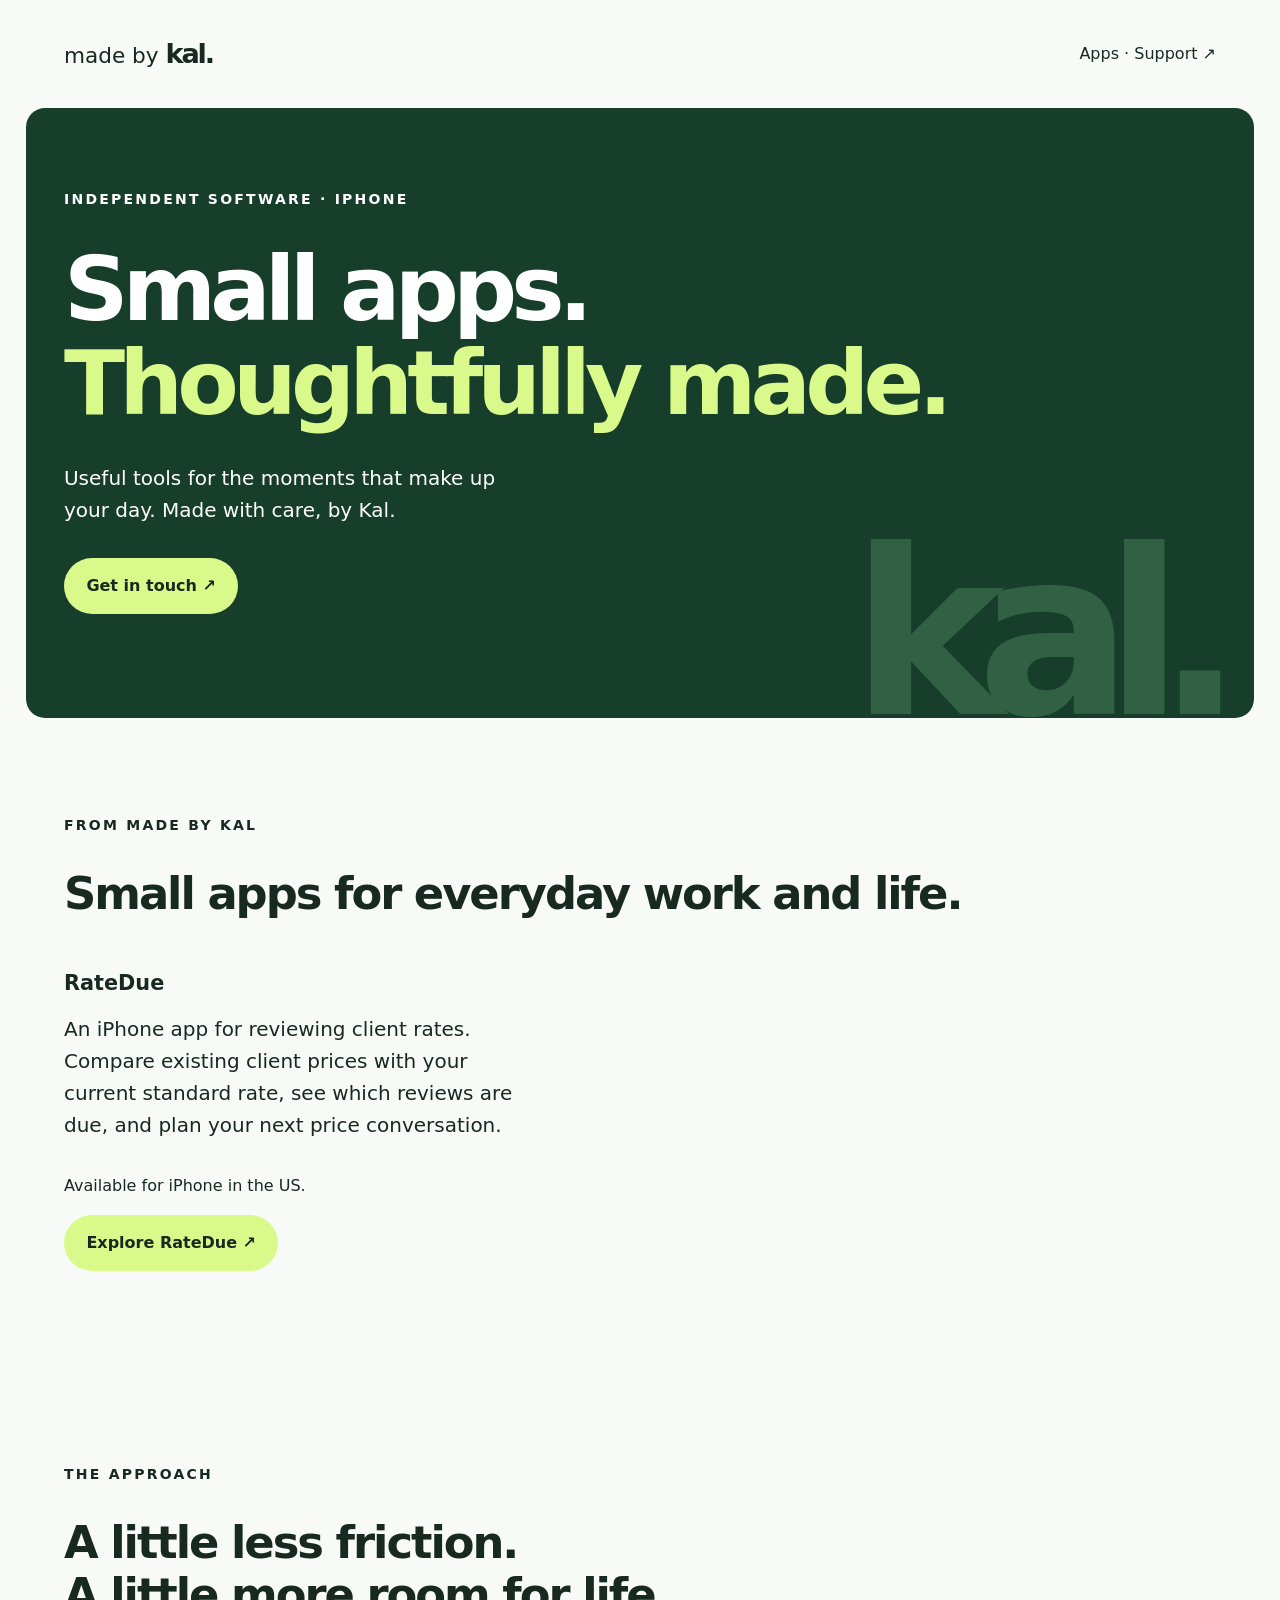
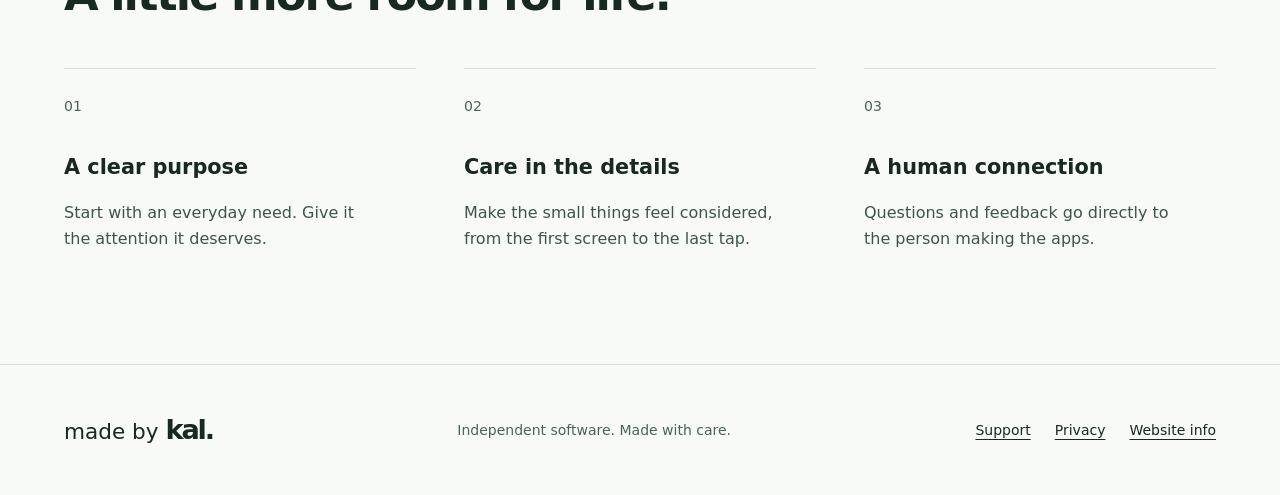
<file: index.html>
<!doctype html>
<html lang="en"><head><meta charset="utf-8"><meta name="viewport" content="width=device-width,initial-scale=1"><meta name="robots" content="index,follow"><title>Made by Kal — Thoughtful iPhone apps</title><meta name="description" content="Independent iPhone apps made with care for everyday life."><link rel="canonical" href="https://madebykal.com/"><meta property="og:title" content="Made by Kal — Thoughtful iPhone apps"><meta property="og:description" content="Independent iPhone apps made with care for everyday life."><meta property="og:type" content="website"><link rel="icon" href="./assets/icon.svg" type="image/svg+xml"><link rel="stylesheet" href="./assets/site.css"></head><body><a class="skip" href="#main">Skip to content</a><header><a class="brand" href="./index.html" aria-label="Made by Kal home">made by <strong>kal.</strong></a><nav aria-label="Main navigation"><a href="#apps">Apps</a> · <a href="./support/index.html">Support ↗</a></nav></header><main id="main"><section class="hero"><p class="eyebrow">Independent software · iPhone</p><h1>Small apps.<br><span>Thoughtfully made.</span></h1><p class="intro">Useful tools for the moments that make up your day. Made with care, by Kal.</p><a class="button" href="./support/index.html">Get in touch ↗</a><div class="signature" aria-hidden="true">kal.</div></section><section class="approach" id="apps"><p class="eyebrow">From Made by Kal</p><h2>Small apps for everyday work and life.</h2><article><h3>RateDue</h3><p class="intro">An iPhone app for reviewing client rates. Compare existing client prices with your current standard rate, see which reviews are due, and plan your next price conversation.</p><p>Available for iPhone in the US.</p><a class="button" href="https://ratedue.com/">Explore RateDue ↗</a></article></section><section class="approach"><p class="eyebrow">The approach</p><h2>A little less friction.<br>A little more room for life.</h2><div class="principles"><article><span>01</span><h3>A clear purpose</h3><p>Start with an everyday need. Give it the attention it deserves.</p></article><article><span>02</span><h3>Care in the details</h3><p>Make the small things feel considered, from the first screen to the last tap.</p></article><article><span>03</span><h3>A human connection</h3><p>Questions and feedback go directly to the person making the apps.</p></article></div></section></main><footer><a class="brand" href="./index.html">made by <strong>kal.</strong></a><p>Independent software. Made with care.</p><nav aria-label="Footer navigation"><a href="./support/index.html">Support</a><a href="./privacy/index.html">Privacy</a><a href="./terms/index.html">Website info</a></nav></footer></body></html>
</file>
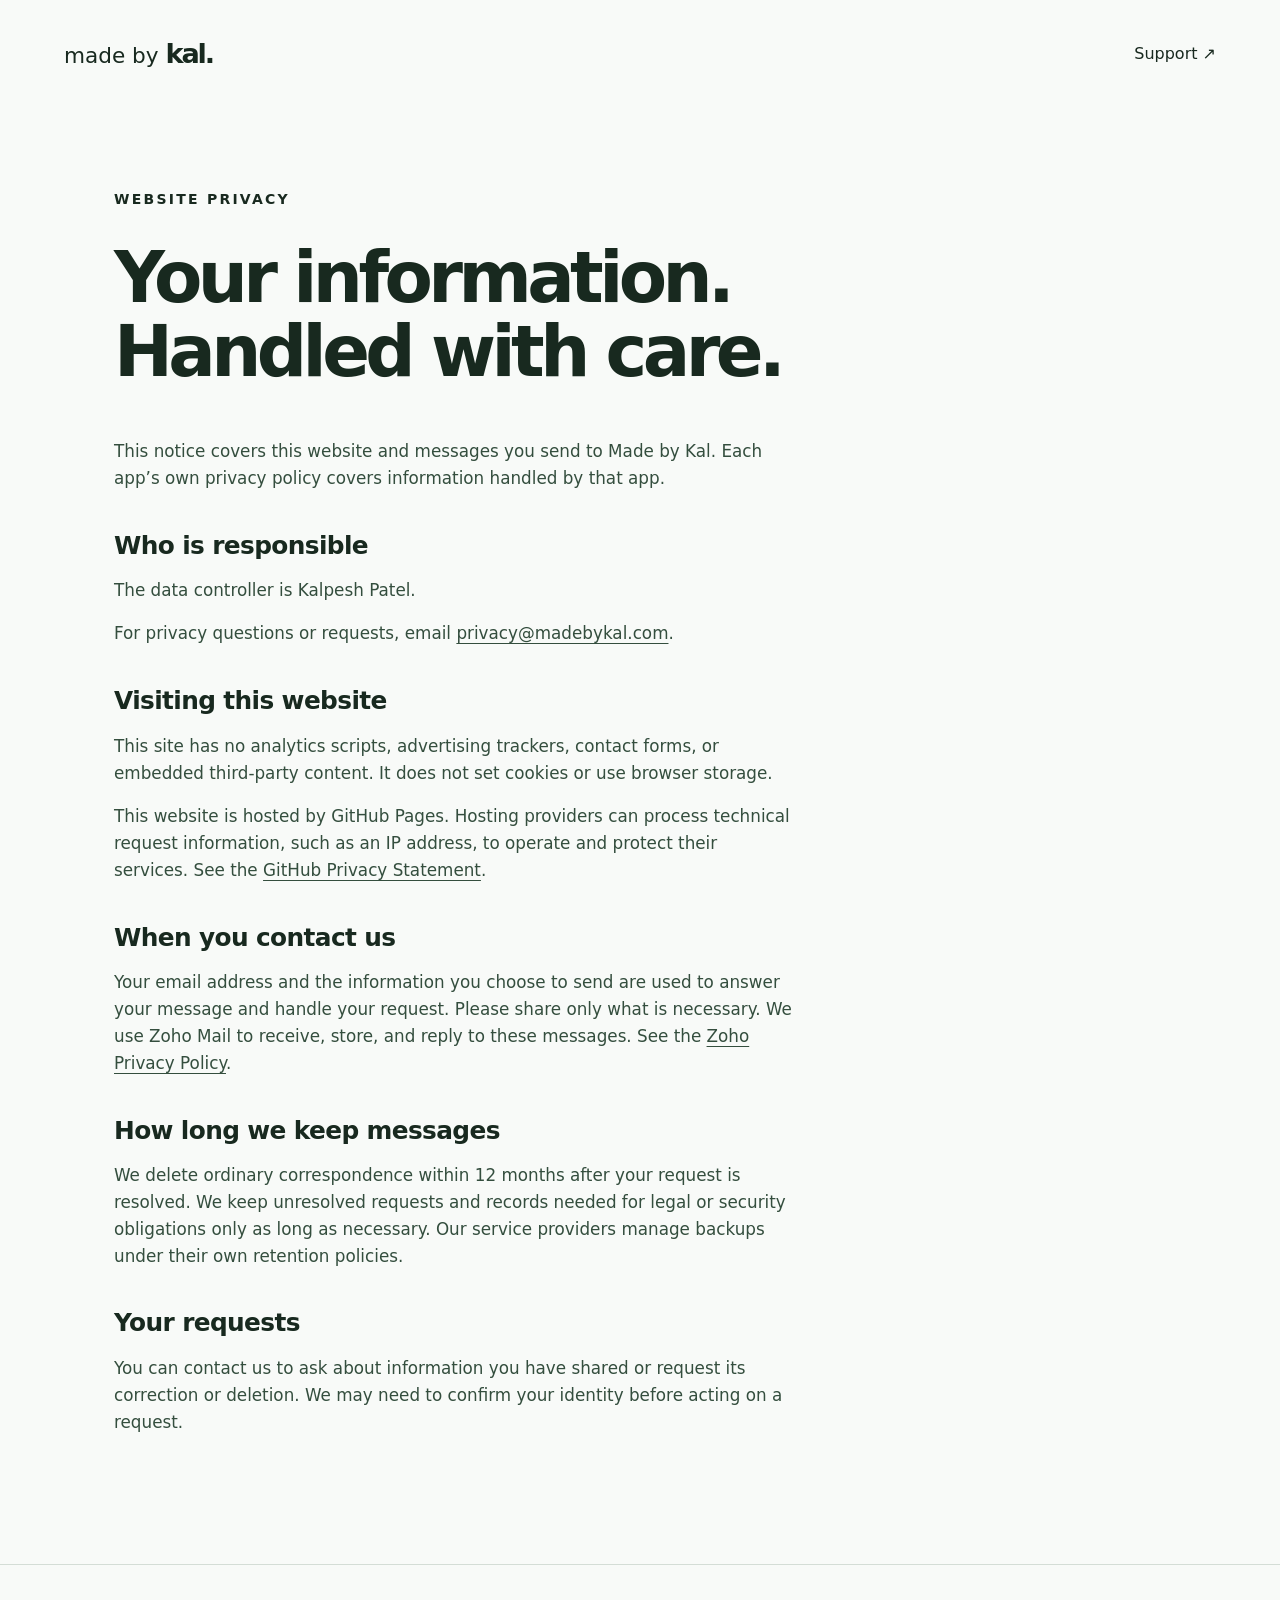
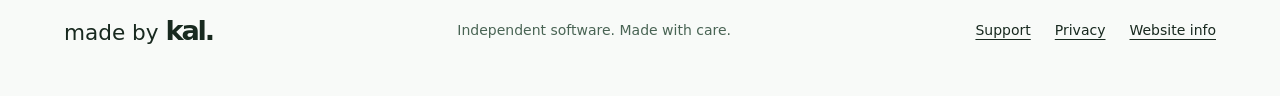
<file: privacy/index.html>
<!doctype html>
<html lang="en"><head><meta charset="utf-8"><meta name="viewport" content="width=device-width,initial-scale=1"><meta name="robots" content="index,follow"><title>Website privacy — Made by Kal</title><meta name="description" content="How information is handled when you visit this website or contact Made by Kal."><link rel="canonical" href="https://madebykal.com/privacy/"><meta property="og:title" content="Website privacy — Made by Kal"><meta property="og:description" content="How information is handled when you visit this website or contact Made by Kal."><meta property="og:type" content="website"><link rel="icon" href="../assets/icon.svg" type="image/svg+xml"><link rel="stylesheet" href="../assets/site.css"></head><body><a class="skip" href="#main">Skip to content</a><header><a class="brand" href="../index.html" aria-label="Made by Kal home">made by <strong>kal.</strong></a><nav aria-label="Main navigation"><a href="../support/index.html">Support ↗</a></nav></header><main id="main"><section class="page"><p class="eyebrow">Website privacy</p><h1>Your information.<br>Handled with care.</h1><div class="prose"><p>This notice covers this website and messages you send to Made by Kal. Each app’s own privacy policy covers information handled by that app.</p><h2>Who is responsible</h2><p>The data controller is Kalpesh Patel.</p><p>For privacy questions or requests, email <a href="mailto:privacy@madebykal.com">privacy@madebykal.com</a>.</p><h2>Visiting this website</h2><p>This site has no analytics scripts, advertising trackers, contact forms, or embedded third-party content. It does not set cookies or use browser storage.</p><p>This website is hosted by GitHub Pages. Hosting providers can process technical request information, such as an IP address, to operate and protect their services. See the <a href="https://docs.github.com/en/site-policy/privacy-policies/github-general-privacy-statement">GitHub Privacy Statement</a>.</p><h2>When you contact us</h2><p>Your email address and the information you choose to send are used to answer your message and handle your request. Please share only what is necessary. We use Zoho Mail to receive, store, and reply to these messages. See the <a href="https://www.zoho.com/privacy.html">Zoho Privacy Policy</a>.</p><h2>How long we keep messages</h2><p>We delete ordinary correspondence within 12 months after your request is resolved. We keep unresolved requests and records needed for legal or security obligations only as long as necessary. Our service providers manage backups under their own retention policies.</p><h2>Your requests</h2><p>You can contact us to ask about information you have shared or request its correction or deletion. We may need to confirm your identity before acting on a request.</p></div></section></main><footer><a class="brand" href="../index.html">made by <strong>kal.</strong></a><p>Independent software. Made with care.</p><nav aria-label="Footer navigation"><a href="../support/index.html">Support</a><a href="../privacy/index.html">Privacy</a><a href="../terms/index.html">Website info</a></nav></footer></body></html>
</file>
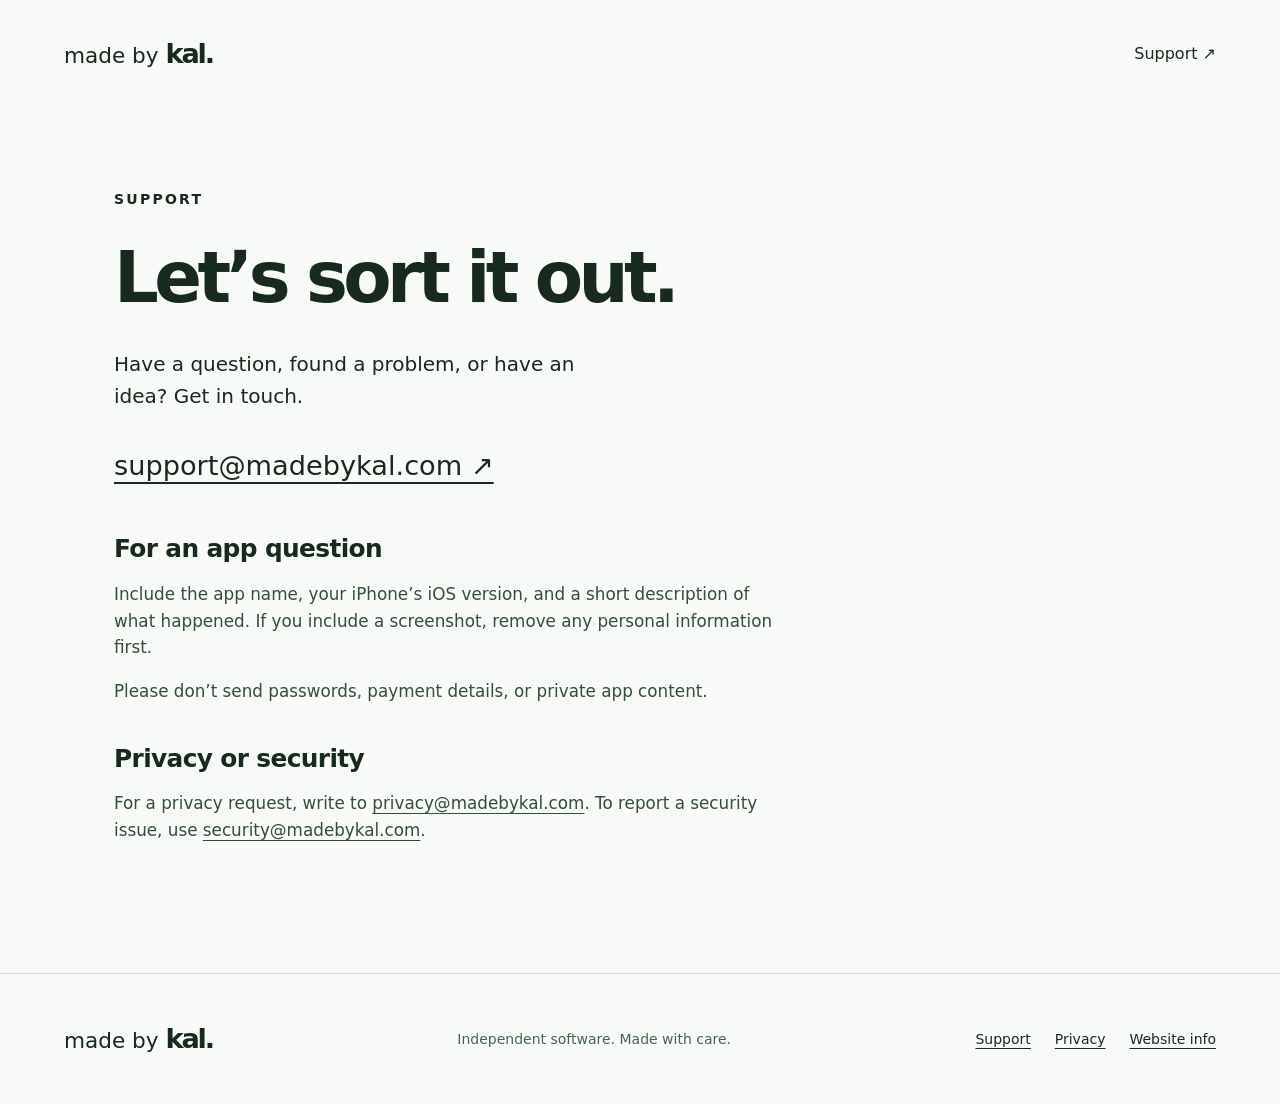
<file: support/index.html>
<!doctype html>
<html lang="en"><head><meta charset="utf-8"><meta name="viewport" content="width=device-width,initial-scale=1"><meta name="robots" content="index,follow"><title>Support — Made by Kal</title><meta name="description" content="Contact Made by Kal with a question, problem, or idea."><link rel="canonical" href="https://madebykal.com/support/"><meta property="og:title" content="Support — Made by Kal"><meta property="og:description" content="Contact Made by Kal with a question, problem, or idea."><meta property="og:type" content="website"><link rel="icon" href="../assets/icon.svg" type="image/svg+xml"><link rel="stylesheet" href="../assets/site.css"></head><body><a class="skip" href="#main">Skip to content</a><header><a class="brand" href="../index.html" aria-label="Made by Kal home">made by <strong>kal.</strong></a><nav aria-label="Main navigation"><a href="../support/index.html">Support ↗</a></nav></header><main id="main"><section class="page"><p class="eyebrow">Support</p><h1>Let’s sort it out.</h1><p class="intro">Have a question, found a problem, or have an idea? Get in touch.</p><a class="text-link" href="mailto:support@madebykal.com?subject=Made%20by%20Kal%20support">support@madebykal.com ↗</a><div class="prose"><h2>For an app question</h2><p>Include the app name, your iPhone’s iOS version, and a short description of what happened. If you include a screenshot, remove any personal information first.</p><p>Please don’t send passwords, payment details, or private app content.</p><h2>Privacy or security</h2><p>For a privacy request, write to <a href="mailto:privacy@madebykal.com">privacy@madebykal.com</a>. To report a security issue, use <a href="mailto:security@madebykal.com">security@madebykal.com</a>.</p></div></section></main><footer><a class="brand" href="../index.html">made by <strong>kal.</strong></a><p>Independent software. Made with care.</p><nav aria-label="Footer navigation"><a href="../support/index.html">Support</a><a href="../privacy/index.html">Privacy</a><a href="../terms/index.html">Website info</a></nav></footer></body></html>
</file>
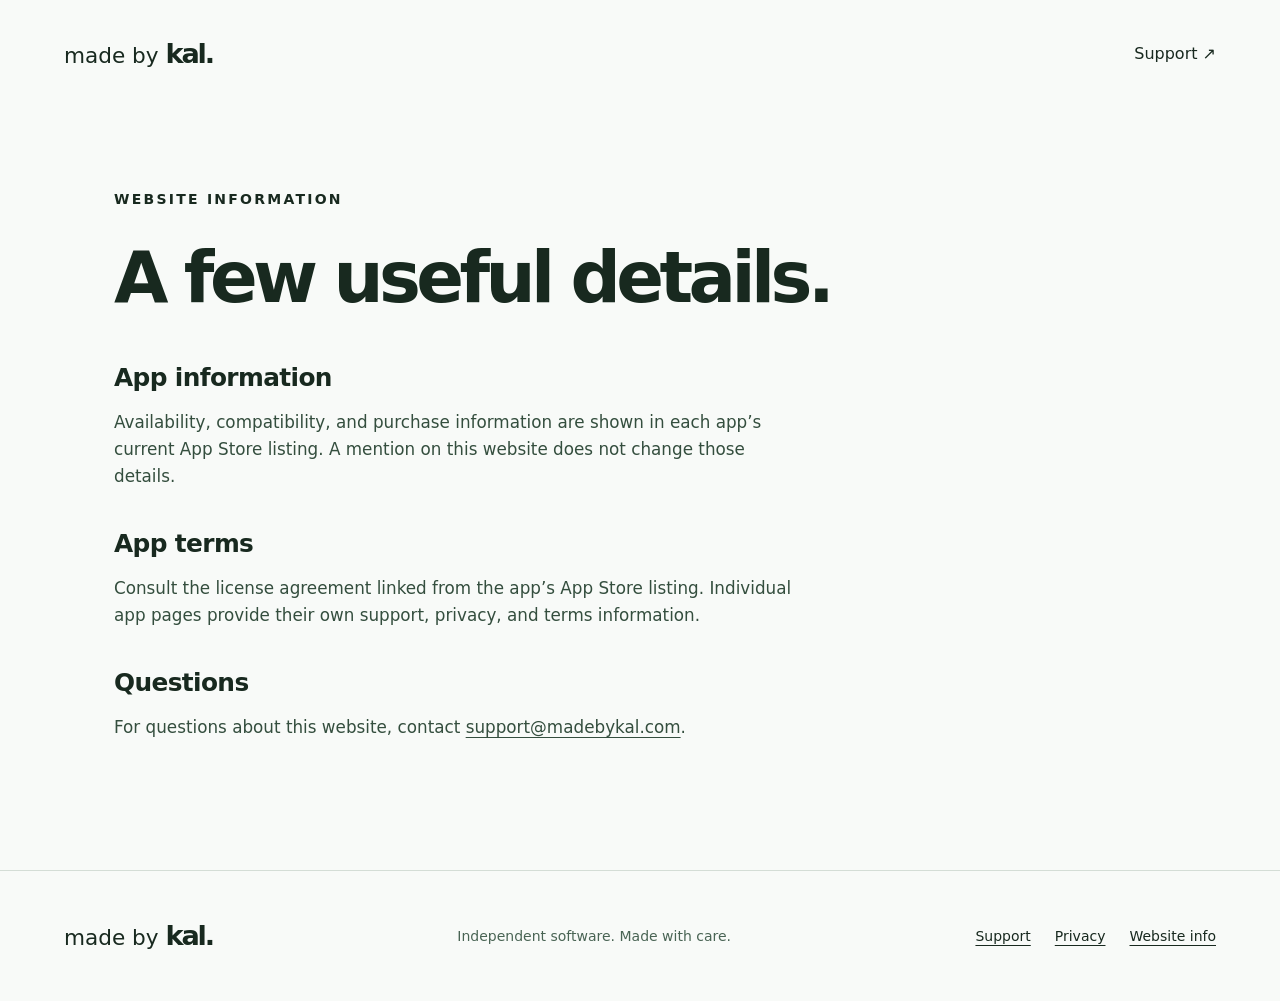
<file: terms/index.html>
<!doctype html>
<html lang="en"><head><meta charset="utf-8"><meta name="viewport" content="width=device-width,initial-scale=1"><meta name="robots" content="index,follow"><title>About this website — Made by Kal</title><meta name="description" content="Information about this website and individual app terms."><link rel="canonical" href="https://madebykal.com/terms/"><meta property="og:title" content="About this website — Made by Kal"><meta property="og:description" content="Information about this website and individual app terms."><meta property="og:type" content="website"><link rel="icon" href="../assets/icon.svg" type="image/svg+xml"><link rel="stylesheet" href="../assets/site.css"></head><body><a class="skip" href="#main">Skip to content</a><header><a class="brand" href="../index.html" aria-label="Made by Kal home">made by <strong>kal.</strong></a><nav aria-label="Main navigation"><a href="../support/index.html">Support ↗</a></nav></header><main id="main"><section class="page"><p class="eyebrow">Website information</p><h1>A few useful details.</h1><div class="prose"><h2>App information</h2><p>Availability, compatibility, and purchase information are shown in each app’s current App Store listing. A mention on this website does not change those details.</p><h2>App terms</h2><p>Consult the license agreement linked from the app’s App Store listing. Individual app pages provide their own support, privacy, and terms information.</p><h2>Questions</h2><p>For questions about this website, contact <a href="mailto:support@madebykal.com?subject=Website%20question">support@madebykal.com</a>.</p></div></section></main><footer><a class="brand" href="../index.html">made by <strong>kal.</strong></a><p>Independent software. Made with care.</p><nav aria-label="Footer navigation"><a href="../support/index.html">Support</a><a href="../privacy/index.html">Privacy</a><a href="../terms/index.html">Website info</a></nav></footer></body></html>
</file>
<file: assets/site.css>
:root{color-scheme:light;--ink:#18291f;--paper:#f8faf8;--green:#163e2b;--accent:#d9fa8b;--line:#d4ddd6}*{box-sizing:border-box}html{scroll-behavior:smooth}body{margin:0;background:var(--paper);color:var(--ink);font-family:system-ui,-apple-system,BlinkMacSystemFont,"Segoe UI",sans-serif;font-size:1rem;line-height:1.6}a{color:inherit;text-underline-offset:.25em}a:focus-visible{outline:3px solid #258349;outline-offset:6px}header,footer{max-width:1440px;margin:auto;padding:2rem 5vw;display:flex;align-items:center;justify-content:space-between;gap:2rem}.brand{font-size:1.35rem;text-decoration:none;white-space:nowrap}.brand strong{font-size:1.7rem;letter-spacing:-.08em}header nav a{text-decoration:none}.hero{position:relative;overflow:hidden;margin:0 2vw;background:var(--green);color:white;padding:5rem max(3vw,1.5rem) 6rem;border-radius:1.2rem;min-height:610px}.eyebrow{text-transform:uppercase;letter-spacing:.16em;font-size:.875rem;font-weight:650;margin:0 0 2rem}h1{font-size:clamp(3rem,7vw,7rem);line-height:1.05;letter-spacing:-.065em;font-weight:600;margin:0 0 2rem;max-width:1050px}.hero h1 span{color:var(--accent)}.intro{max-width:480px;font-size:1.25rem;line-height:1.6;margin:0 0 2rem}.button{display:inline-flex;align-items:center;background:var(--accent);color:var(--ink);text-decoration:none;padding:.95rem 1.4rem;border-radius:100px;font-weight:650}.button:hover{background:white;box-shadow:0 0 0 1px var(--ink)}.signature{position:absolute;bottom:-2rem;right:3vw;font-size:clamp(7rem,18vw,17rem);line-height:1;letter-spacing:-.12em;font-weight:750;color:#326044;pointer-events:none}.hero .button,.hero .intro{position:relative;z-index:1}.approach{max-width:1280px;margin:auto;padding:6rem 5vw}h2{font-size:clamp(2rem,3.5vw,3.5rem);line-height:1.15;letter-spacing:-.045em;font-weight:550;margin:0 0 3rem}.principles{display:grid;grid-template-columns:repeat(3,1fr);gap:3rem}.principles article{border-top:1px solid var(--line);padding-top:1.5rem}.principles span{font-size:.875rem;color:#496454}h3{font-size:1.3rem;margin:2rem 0 .8rem}.principles p{max-width:320px;color:#3d5547}.page{max-width:1180px;margin:auto;padding:5rem 5vw 7rem}.page h1{font-size:clamp(3rem,5.5vw,5.5rem)}.text-link{font-size:clamp(1rem,3vw,1.7rem);overflow-wrap:anywhere}.prose{max-width:680px;margin-top:3rem}.prose h2{font-size:1.55rem;letter-spacing:-.025em;margin:2.5rem 0 .75rem}.prose p{color:#344e3e;font-size:1.05rem}.prose a{overflow-wrap:anywhere}footer{border-top:1px solid var(--line);flex-wrap:wrap;padding-top:2.5rem;padding-bottom:2.5rem}footer p{font-size:.875rem;color:#496454}footer nav{display:flex;gap:1.5rem;font-size:.875rem}.skip{position:absolute;top:-100px;left:1rem;padding:1rem;background:white;z-index:5}.skip:focus{top:1rem}@media(max-width:700px){header,footer{padding:1.4rem 6vw}.hero{padding:3.5rem 6vw 5rem;min-height:auto;margin:0 3vw}.hero h1{font-size:clamp(3rem,10.5vw,4.5rem)}.signature{display:none}.hero .intro{font-size:1.1rem}.approach{padding:4rem 7vw}.principles{grid-template-columns:1fr;gap:1.5rem}.principles p{max-width:none}h3{margin-top:1rem}footer{align-items:flex-start;flex-direction:column;gap:.6rem}footer nav{flex-wrap:wrap}.page{padding:3rem 7vw 5rem}}@media(prefers-reduced-motion:reduce){html{scroll-behavior:auto}}
</file>
